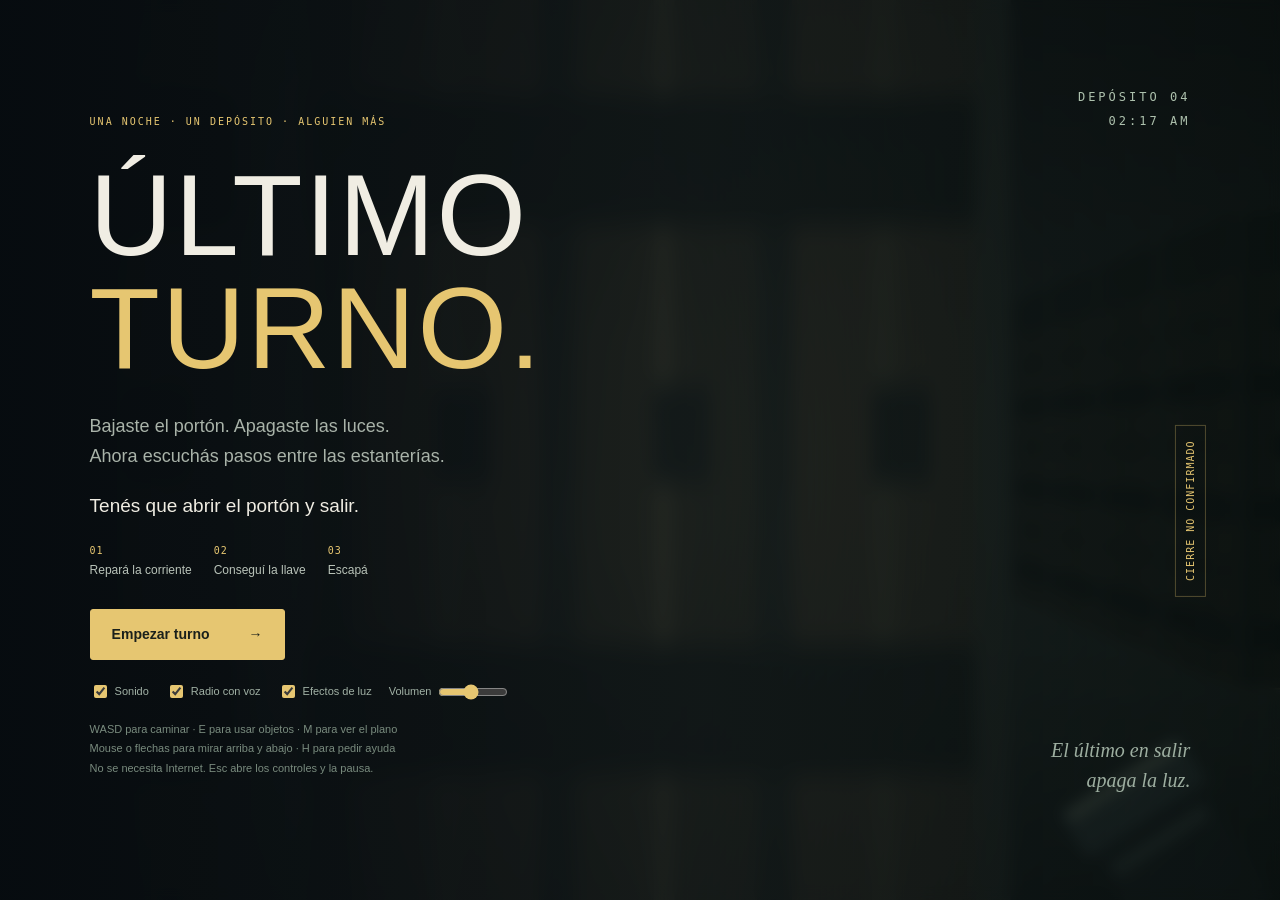
<file: src/index.html>
<!doctype html>
<html lang="es"><head><meta charset="utf-8"><meta name="viewport" content="width=device-width,initial-scale=1"><title>Último Turno · Terror en el depósito</title><link rel="stylesheet" href="style.css"></head>
<body>
<canvas id="view" width="960" height="600" aria-label="Depósito en primera persona" tabindex="0"></canvas>
<div class="grain" aria-hidden="true"></div><div id="redEdge" aria-hidden="true"></div>
<div id="hud" class="hidden">
 <div class="mission"><span class="eyebrow">ÚLTIMO TURNO <span id="zone">MUELLE DE CARGA</span></span><h1 id="objective">Buscá el fusible en el taller</h1><p id="objectiveDetail">Seguí la flecha amarilla.</p><div class="progress"><i></i><i></i><i></i><i></i></div></div>
 <button id="mapButton" class="map-toggle" title="Abrir plano (M)"><span>PLANO DEL DEPÓSITO</span><canvas id="miniMap" width="145" height="120"></canvas><small>M · Ampliar plano</small></button>
 <div id="compass"><span id="compassArrow">▲</span><span id="compassText">TALLER</span><small id="compassDistance"></small></div>
 <div id="crosshair" aria-hidden="true"><i></i><i></i></div>
 <div id="interaction" class="hidden"><kbd>E</kbd><span id="interactionText"></span><button id="useButton" aria-label="Interactuar">Usar</button></div>
 <div id="hideBanner" class="hidden"><b>ESTÁS OCULTO</b><span>Escuchá los pasos. E para salir.</span></div>
 <div id="radio"><span id="speaker">RADIO / SUPERVISOR</span><p id="radioText">La llave está en la oficina, pero primero hay que dar corriente.</p></div>
 <div class="bottom"><div class="inventory"><span id="fuseIcon">▣ FUSIBLE</span><span id="keyIcon">⚿ LLAVE</span><span id="bottleIcon">Q · BOTELLAS 2</span></div><div class="stamina"><span>RESISTENCIA</span><div><i id="staminaBar"></i></div></div><span id="dangerText">ESCUCHÁ EL DEPÓSITO</span></div>
 <div class="controls"><span>WASD <b>caminar</b></span><span>SHIFT <b>correr</b></span><button id="flashButton">F · Linterna</button><button id="bottleButton">Q · Botella</button><button id="hintButton">H · Ayuda</button><button id="pauseButton">ESC · Pausa</button></div>
 <div id="tutorial"><b id="tutorialTitle">Movete con W A S D</b><span id="tutorialText">Las flechas izquierda y derecha giran la vista. También podés hacer clic para mirar con el mouse.</span><button id="skipTutorial">Entendido</button></div>
 <div class="touch-move"><button data-control="turnLeft" aria-label="Girar izquierda">↶</button><button data-control="forward" aria-label="Caminar adelante">↑</button><button data-control="turnRight" aria-label="Girar derecha">↷</button></div>
</div>
<section id="intro" class="overlay intro">
 <div class="intro-copy"><span class="eyebrow">UNA NOCHE · UN DEPÓSITO · ALGUIEN MÁS</span><h2>ÚLTIMO<br><em>TURNO.</em></h2><p class="premise">Bajaste el portón. Apagaste las luces.<br>Ahora escuchás pasos entre las estanterías.</p><p class="goal">Tenés que abrir el portón y salir.</p><div class="steps"><span><b>01</b> Repará la corriente</span><span><b>02</b> Conseguí la llave</span><span><b>03</b> Escapá</span></div>
 <div class="intro-buttons"><button id="start" class="primary">Empezar turno <span>→</span></button><button id="continue" class="hidden secondary">Continuar partida</button></div>
 <div class="settings"><label><input id="sound" type="checkbox" checked> Sonido</label><label><input id="voice" type="checkbox" checked> Radio con voz</label><label><input id="effects" type="checkbox" checked> Efectos de luz</label><label class="volume">Volumen <input id="volume" type="range" min="0" max="1" value="0.45" step="0.05"></label></div><p class="intro-tip">WASD para caminar · E para usar objetos · M para ver el plano<br>Mouse o flechas para mirar arriba y abajo · H para pedir ayuda<br>No se necesita Internet. Esc abre los controles y la pausa.</p></div><div class="intro-side"><span class="shift-label">DEPÓSITO 04<br>02:17 AM</span><div class="warning-label">CIERRE NO CONFIRMADO</div><p>El último en salir<br>apaga la luz.</p></div>
</section>
<section id="pause" class="overlay hidden"><div class="card"><span class="eyebrow">TURNO EN PAUSA</span><h2>Respirá.</h2><p>La amenaza se detiene mientras este menú está abierto.</p><button id="resume" class="primary">Volver al depósito →</button><button id="pauseMap" class="secondary">Ver plano y objetivo</button><button id="restart" class="secondary">Nueva partida</button><p class="help">WASD: caminar · Flechas: mirar · Shift: correr<br>E: interactuar / salir del escondite · F: linterna<br>Q: arrojar botella · M: plano · H: repetir ayuda<br>Esc: pausa / liberar el mouse</p><div id="pauseSettings"></div></div></section>
<section id="mapOverlay" class="overlay hidden"><div class="map-card"><span class="eyebrow">PLANO / LA AMENAZA ESTÁ EN PAUSA</span><h2 id="mapObjective">Buscá el fusible</h2><canvas id="fullMap" width="580" height="500"></canvas><p><span class="legend you">● Vos</span><span class="legend goal-mark">◆ Objetivo</span><span class="legend hide-mark">■ Escondite</span><span class="legend">··· Ruta sugerida</span></p><p class="hint">Las puertas se abren con E. Las puertas de la oficina necesitan corriente.</p><button id="closeMap" class="primary">Volver al juego →</button></div></section>
<section id="death" class="overlay hidden"><div class="card"><span class="eyebrow">TE ENCONTRÓ</span><h2>El turno<br>todavía sigue.</h2><p id="deathAdvice">Cortá su línea de visión antes de esconderte. Las puertas y las estanterías te dan tiempo.</p><button id="retry" class="primary">Reintentar desde el último objetivo →</button><button id="deathRestart" class="secondary">Empezar de nuevo</button><small>Conservás los objetos del último punto de control.</small></div></section>
<section id="win" class="overlay hidden"><div class="card"><span class="eyebrow">PORTÓN ABIERTO / SEÑAL RESTABLECIDA</span><h2>Saliste.</h2><p>Desde la calle escuchás un último golpe.<br>El depósito todavía no está vacío.</p><div class="results"><span id="resultTime"></span><span id="resultRetries"></span></div><button id="playAgain" class="primary">Jugar otro turno →</button></div></section>
<div id="toast" class="hidden" role="status"></div>
<script src="core.js"></script><script src="game.js"></script>
</body></html>
</file>
<file: src/style.css>
:root{color-scheme:dark;--yellow:#e6c671;--text:#f0ede3;--muted:#9b9a90;--edge:#ffffff24}*{box-sizing:border-box}body{margin:0;background:#080b0c;color:var(--text);font:14px/1.5 'Segoe UI',Arial,sans-serif;overflow:hidden}button,input{font:inherit}button{cursor:pointer;border-radius:3px;border:1px solid var(--edge);color:var(--text);background:#161c1de6;padding:11px 16px}button:hover{background:#263032}button:focus-visible,input:focus-visible{outline:2px solid var(--yellow);outline-offset:4px}button:disabled{opacity:.4;cursor:default}.hidden{display:none!important}#view{position:absolute;inset:0;width:100%;height:100%;object-fit:fill;outline:none}.grain{position:absolute;inset:0;pointer-events:none;background:repeating-linear-gradient(0deg,transparent 0px,transparent 2px,#00000010 3px,transparent 4px);opacity:.25}#redEdge{position:absolute;inset:0;pointer-events:none;box-shadow:inset 0 0 160px #94251a;opacity:0;transition:opacity .2s}#hud{position:absolute;inset:0;pointer-events:none}.mission{position:absolute;left:35px;top:27px;width:min(560px,65vw);text-shadow:0 2px 8px #000}.eyebrow{font:10px Consolas,monospace;letter-spacing:2px;color:var(--yellow)}.mission .eyebrow{display:flex;gap:22px}.mission .eyebrow span{color:#b0b6b0}.mission h1{font-weight:500;font-size:21px;margin:12px 0 4px}.mission p{color:#b2b8b2;font-size:12px;margin:0}.progress{display:flex;gap:5px;margin-top:14px}.progress i{width:42px;height:3px;background:#ffffff20}.progress i.done{background:var(--yellow)}.map-toggle{pointer-events:auto;position:absolute;right:27px;top:24px;width:171px;background:#0b1112d9;padding:11px 12px;text-align:left}.map-toggle>span,.map-toggle small{font:9px Consolas,monospace;letter-spacing:1px;color:#a4aea8}.map-toggle canvas{display:block;width:145px;height:120px;margin:8px 0;opacity:.9}.map-toggle small{color:var(--yellow)}#compass{position:absolute;top:30px;left:50%;display:flex;flex-direction:column;align-items:center;gap:2px;transform:translateX(-50%);text-shadow:0 1px 5px black}#compassArrow{font-size:23px;color:var(--yellow);transform-origin:center center}#compassText{font:9px Consolas,monospace;letter-spacing:1px;color:var(--yellow)}#compassDistance{font-size:10px;color:#e4e0d5}#crosshair{position:absolute;left:50%;top:50%;width:10px;height:10px;transform:translate(-50%,-50%);opacity:.6}#crosshair i{position:absolute;background:white;border-radius:1px}#crosshair i:first-child{width:10px;height:1px;top:5px}#crosshair i:last-child{height:10px;width:1px;left:5px}#interaction{position:absolute;left:50%;top:61%;transform:translateX(-50%);display:flex;align-items:center;gap:12px;padding:10px 15px;border:1px solid #e6c67150;background:#0c1213d9;border-radius:4px;max-width:85vw;text-align:center}kbd{display:inline-grid;place-items:center;width:29px;height:29px;border:1px solid var(--yellow);color:var(--yellow);font:14px Consolas,monospace;border-radius:3px}#interaction span{font-size:13px}#interaction button{pointer-events:auto;padding:5px 10px;font-size:11px}#hideBanner{position:absolute;left:50%;top:45%;transform:translateX(-50%);display:flex;flex-direction:column;align-items:center;gap:7px;text-shadow:0 2px 8px black}#hideBanner b{font:18px Consolas,monospace;letter-spacing:3px;color:#b6cbbd}#hideBanner span{font-size:12px;color:#b5beb5}#radio{position:absolute;bottom:130px;left:50%;transform:translateX(-50%);width:min(680px,75vw);padding:16px 20px;background:#0b1010dd;border-left:2px solid var(--yellow);transition:opacity .5s}#radio>span{font:9px Consolas,monospace;color:var(--yellow);letter-spacing:2px}#radio p{font-size:14px;margin:6px 0 0;line-height:1.6}.bottom{position:absolute;left:35px;right:35px;bottom:60px;display:flex;align-items:center;justify-content:space-between;gap:18px}.inventory{display:flex;gap:12px;font:10px Consolas,monospace;letter-spacing:1px}.inventory span{padding:7px 10px;background:#0b1112ce;border:1px solid #ffffff20;color:#68746b}.inventory span.owned{border-color:#e6c67160;color:var(--yellow)}#bottleIcon{color:#bcc5bd}.stamina{width:140px;font:8px Consolas,monospace;letter-spacing:1px;color:#abb3ab}.stamina>div{height:3px;background:#ffffff20;margin-top:6px}.stamina i{display:block;height:100%;width:100%;background:#b4c2b8}#dangerText{font:10px Consolas,monospace;letter-spacing:1px;color:#abb3ab;text-shadow:0 2px 5px black}.controls{position:absolute;bottom:13px;left:35px;right:35px;display:flex;align-items:center;gap:19px;color:#d7d7c8;font:10px Consolas,monospace}.controls b{font-weight:400;color:#8b958c;margin-left:4px}.controls button{pointer-events:auto;border:0;padding:3px 0;background:transparent;font:10px Consolas,monospace;color:#d7d7c8}.controls button:last-child{margin-left:auto}#tutorial{position:absolute;left:35px;top:190px;max-width:340px;border:1px solid #bdbca54a;background:#0b1213e8;border-radius:5px;padding:17px 18px;display:flex;flex-direction:column;gap:8px}#tutorial b{font-size:15px;color:var(--yellow);font-weight:500}#tutorial span{font-size:12px;color:#a7b4aa;line-height:1.7}#tutorial button{pointer-events:auto;margin-top:5px;padding:6px 10px;align-self:flex-start;font-size:11px}.overlay{position:absolute;inset:0;z-index:10;background:#091011e8;backdrop-filter:blur(7px);display:flex;align-items:center;justify-content:center;padding:30px;overflow:auto}.intro{justify-content:space-between;padding:5vh 7vw;background:linear-gradient(90deg,#070c10f5 0%,#101617e0 55%,#111a1885)}.intro-copy{max-width:700px}.intro h2{font-family:Impact,'Arial Narrow',sans-serif;font-weight:400;font-size:clamp(68px,9vw,132px);line-height:.98;letter-spacing:2px;margin:28px 0 26px}.intro h2 em{font-style:normal;color:var(--yellow)}.premise{font-size:18px;line-height:1.7;color:#a9b3a9;margin-bottom:20px}.goal{font-size:19px;font-weight:500;margin:0 0 24px}.steps{display:flex;gap:22px;margin-bottom:30px;flex-wrap:wrap}.steps span{font-size:12px;color:#b9c3b9}.steps b{display:block;color:var(--yellow);font:10px Consolas,monospace;letter-spacing:1px;margin-bottom:5px}.intro-buttons{display:flex;gap:12px;flex-wrap:wrap}.primary{background:var(--yellow);color:#1a201b;border-color:var(--yellow);font-weight:600;padding:14px 21px;text-align:left}.primary:hover{background:#f5d789}.primary span{margin-left:35px}.secondary{background:transparent;color:#c8d0c5;border:1px solid #ffffff30;padding:12px 19px}.settings{display:flex;align-items:center;gap:17px;font-size:11px;color:#a1b1a5;margin-top:22px;flex-wrap:wrap}.settings label{display:flex;align-items:center;gap:5px;cursor:pointer}.settings input{accent-color:var(--yellow)}.settings .volume input{width:70px}.intro-tip{font-size:11px;color:#798b7e;line-height:1.8;margin-top:18px}.intro-side{align-self:stretch;display:flex;flex-direction:column;justify-content:space-between;text-align:right;padding:40px 0}.shift-label{font:12px Consolas,monospace;letter-spacing:3px;line-height:2;color:#adc1ad}.warning-label{padding:9px 15px;border:1px solid #e6c67150;color:var(--yellow);font:10px Consolas,monospace;letter-spacing:1px;transform:rotate(-90deg);transform-origin:right center}.intro-side p{font:italic 20px/1.5 Georgia,serif;color:#9daea0}.card{max-width:520px;width:100%;padding:35px 40px;border:1px solid #ffffff20;background:#0d1415}.card h2{font-family:Impact,'Arial Narrow',sans-serif;font-weight:400;font-size:58px;letter-spacing:1px;line-height:1.05;margin:20px 0}.card p{color:#a9b7aa;line-height:1.8}.card button{display:block;width:100%;margin-top:12px}.card small{display:block;color:#728579;margin-top:18px;font-size:11px}.card .help{font-size:11px}.map-card{max-width:620px;width:100%;text-align:center}.map-card h2{font-size:21px;font-weight:500;margin:10px 0}.map-card canvas{max-height:60vh;max-width:100%;width:auto;display:block;margin:15px auto;background:#111b19;border:1px solid #ffffff20}.map-card p{font-size:11px;color:#a5b1a5}.legend{margin:0 8px}.you{color:#e2efdf}.goal-mark{color:var(--yellow)}.hide-mark{color:#7bac94}.map-card .hint{margin-bottom:18px;color:#738a7b}.results{display:flex;gap:25px;color:var(--yellow);font:12px Consolas,monospace;margin:25px 0}#toast{position:absolute;bottom:245px;left:50%;transform:translateX(-50%);z-index:20;padding:12px 20px;max-width:75vw;text-align:center;background:#171f1be8;border:1px solid #e6c67180;color:#e8dec0;border-radius:4px;font-size:13px;pointer-events:none}.touch-move{display:none;pointer-events:auto;position:absolute;bottom:110px;left:20px;gap:8px}.touch-move button{width:43px;height:43px;font-size:20px;padding:0;background:#10191caa}#pauseSettings .settings{gap:12px;font-size:10px}.card:has(#pauseSettings){max-height:95vh;overflow:auto}@media(max-width:1000px){.mission{left:22px;top:20px;width:57vw}.mission h1{font-size:17px}.mission p{max-width:380px;font-size:11px}#compass{top:125px}.map-toggle{right:18px;top:18px;width:135px;padding:9px}.map-toggle canvas{width:115px;height:95px}.map-toggle>span{font-size:7px}.bottom{left:20px;right:20px}.controls{left:20px;right:20px;gap:12px}.inventory{gap:7px;font-size:8px}.stamina{width:100px}#dangerText{font-size:8px}.intro-side{display:none}.intro{padding:4vh 8vw}.intro h2{font-size:90px}.premise{font-size:15px}.steps{gap:18px;margin-bottom:25px}#tutorial{left:22px;top:150px;width:290px}#radio{bottom:125px;width:75vw}}@media(max-height:700px){.intro h2{font-size:76px;margin:15px 0}.premise{font-size:14px;margin:10px 0}.goal{font-size:16px;margin-bottom:15px}.steps{margin-bottom:18px}.settings{margin-top:15px}.intro-tip{margin:10px 0}.card h2{font-size:44px}.card{padding:25px}.map-card canvas{max-height:52vh}#radio{bottom:110px;padding:10px 15px}#radio p{font-size:12px}}@media(max-width:650px){.intro h2{font-size:68px}.intro{padding:25px}.steps{font-size:10px;gap:13px}.mission{width:70vw;top:16px;left:16px}.mission h1{font-size:14px}.mission .eyebrow{font-size:8px;gap:12px}.mission p{font-size:10px;max-width:260px}.map-toggle{top:100px;right:13px;width:110px}.map-toggle canvas{width:90px;height:75px}.map-toggle>span{font-size:6px}.map-toggle small{font-size:7px}#compass{top:90px;left:45%}.controls{left:14px;right:14px;gap:12px;flex-wrap:wrap}.controls>span{display:none}.controls button{font-size:9px}.bottom{left:14px;right:14px;bottom:58px;gap:8px}.stamina{display:none}.inventory{font-size:7px;gap:4px}.inventory span{padding:5px}.touch-move{display:flex}#tutorial{top:145px;left:15px;max-width:220px;padding:12px}#tutorial b{font-size:12px}#tutorial span{font-size:10px}#radio{bottom:174px;width:90vw}#interaction{top:56%;max-width:92vw}#interaction span{font-size:11px}.overlay{padding:18px}.card{padding:25px}.card h2{font-size:42px}#toast{bottom:280px;max-width:90vw;font-size:11px}.intro-tip{font-size:10px}.map-card h2{font-size:16px}}@media(prefers-reduced-motion:reduce){*{transition:none!important}}

/* Compact gameplay HUD; full instructions stay in the pause screen. */
.mission p,.map-toggle canvas,.map-toggle>span,.controls>span,#tutorial{display:none!important}
.mission{width:auto;max-width:60vw}.mission h1{font-size:17px}.map-toggle{width:auto!important;padding:9px 13px!important}
#radio{background:#101716b8;border:0;max-width:520px;padding:8px 14px;transition:opacity .5s;pointer-events:none}#radio p{font-size:13px;margin:3px 0}#radio .speaker{font-size:9px}
#toast{padding:8px 12px;font-size:12px}#compass{top:25px}.controls{opacity:.65}.controls:hover{opacity:1}
@media(max-width:1000px){#compass{top:100px}}
</file>
